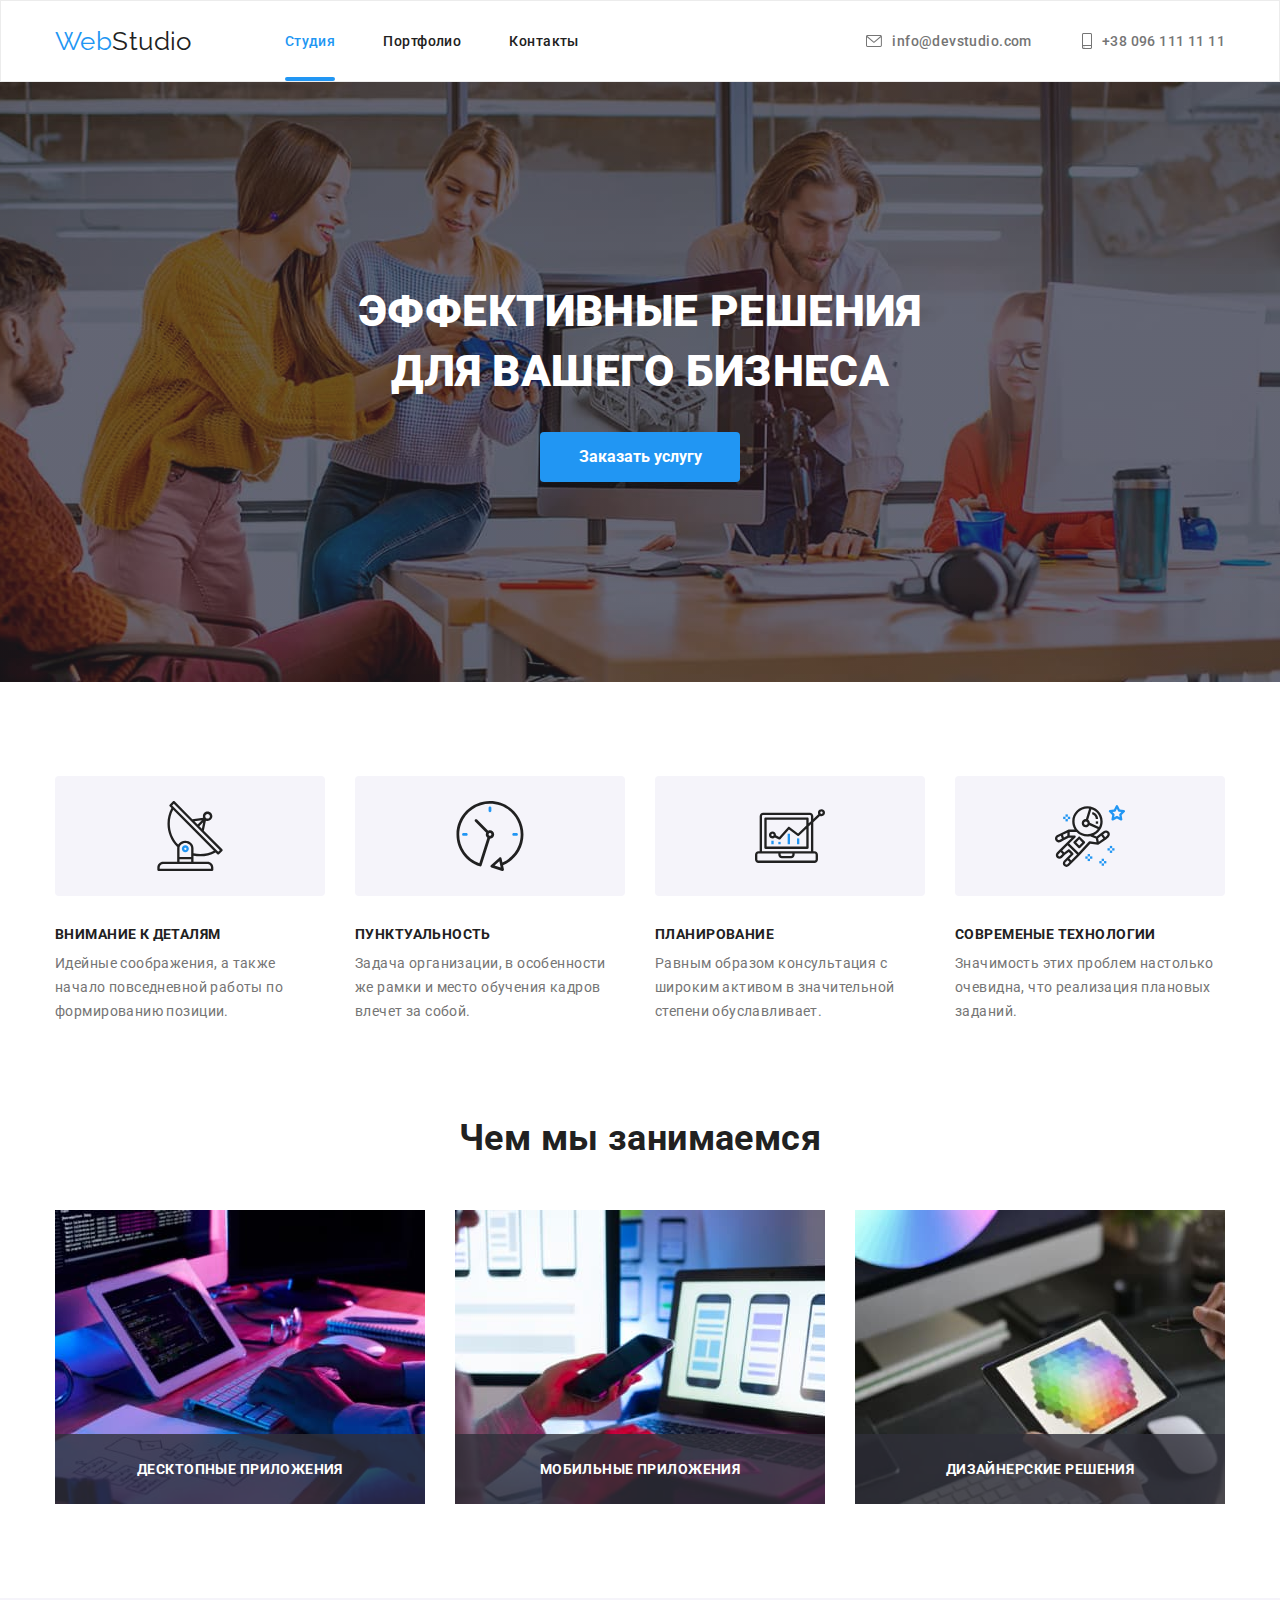
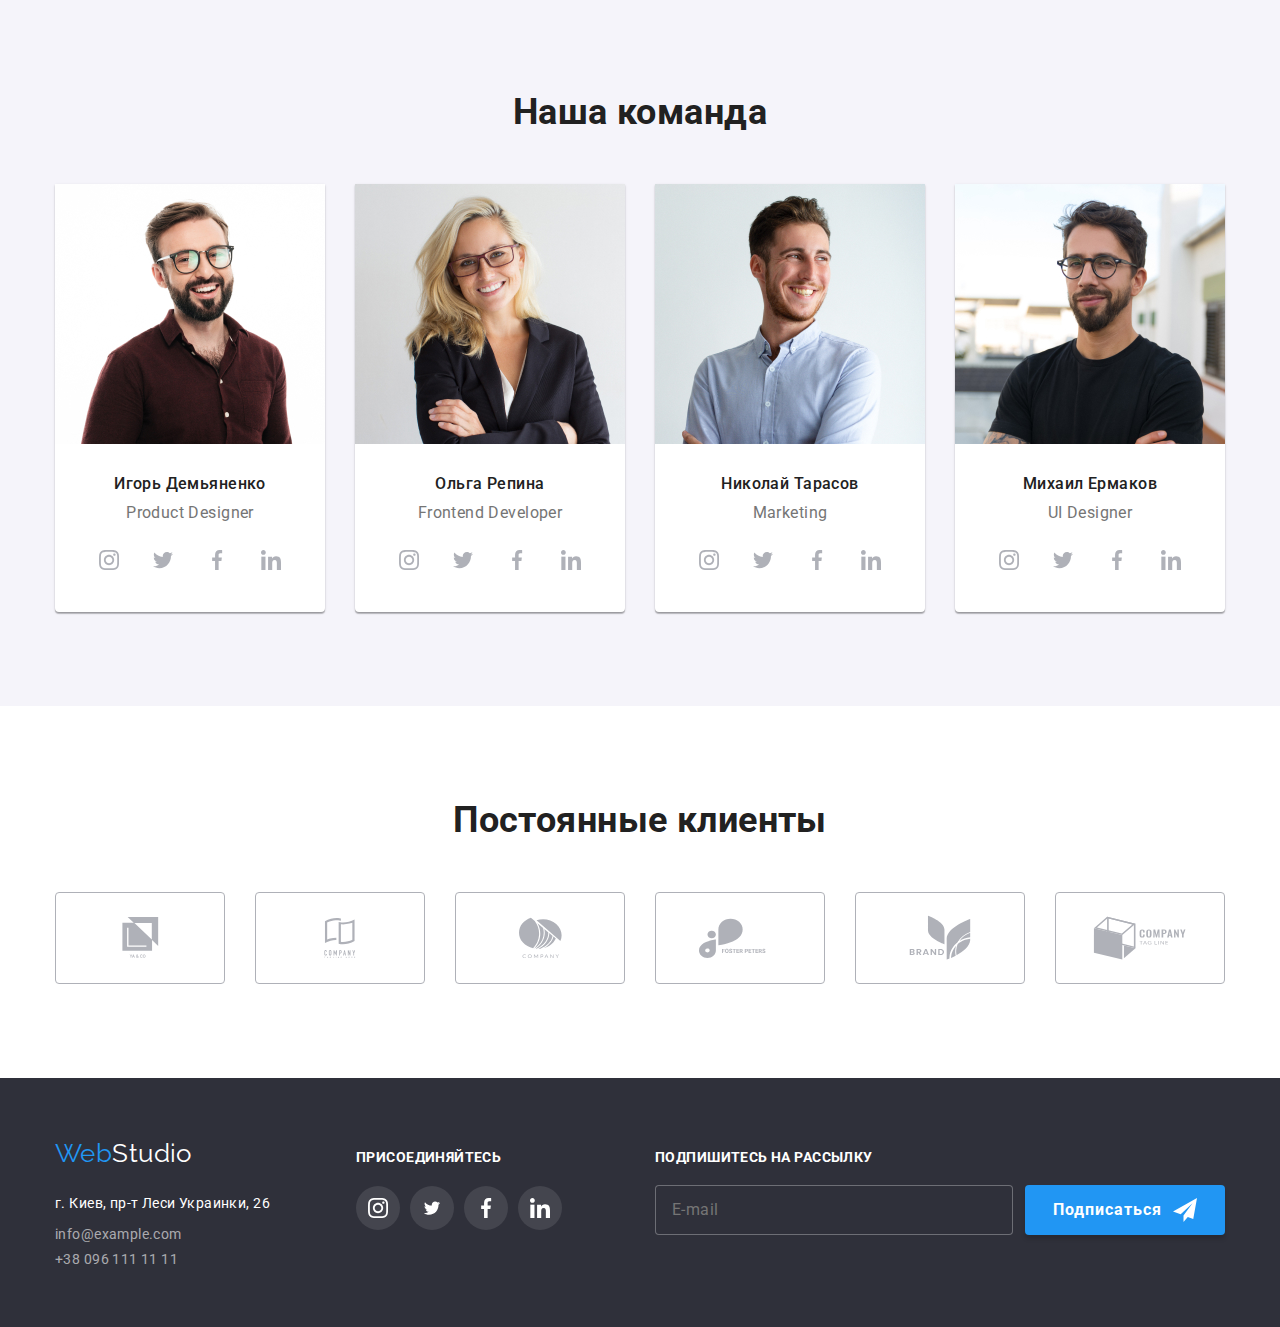
<file: index.html>
<!DOCTYPE html>
<html lang="ru">

<head>
    <meta charset="UTF-8">
    <meta http-equiv="X-UA-Compatible" content="IE=edge">
    <meta name="viewport" content="width=device-width, initial-scale=1.0">
    <title>Document</title>
    <link href="https://fonts.googleapis.com/css2?family=Raleway:wght@700&family=Roboto:wght@400;500;700;900&display=swap"
        rel="stylesheet">
    <link rel="stylesheet" href="https://cdnjs.cloudflare.com/ajax/libs/modern-normalize/1.1.0/modern-normalize.min.css">
    <link rel="stylesheet" href="./css/main.min.css">
</head>

<body>
    <header class="header">
        <div class="container header__container ">
            <nav class="main-nav">
                <a href="./index.html" class="main-nav__logo link"><span class="main-nav__logo--acent">Web</span>Studio</a>
            
                <ul class="site-nav list">
                    <li class="site-nav__item site-nav__item--position"><a href="./index.html" class="link site-nav__link site-nav__link--current">Студия</a></li>
                    <li class="site-nav__item"><a href="./portfolio.html" class="link site-nav__link">Портфолио</a></li>
                    <li class="site-nav__item"><a href="" class="link site-nav__link">Контакты</a></li>
                </ul>
            
            </nav>
            
            <ul class="contacts-nav list">
                <li class="contacts-nav__item">
                    <a href="mailto:info@devstudio.com" class="link contacts-nav__link">
                        <svg class="contacts-nav__icon" width="16" height="12">
                        <use href="./images/icons.svg#email"></use>
                    </svg>info@devstudio.com</a></li>
                <li class="contacts-nav__item">
                    <a href="tel:+380961111111" class="link contacts-nav__link">
                        <svg class="contacts-nav__icon" width="10" height="16">
                        <use href="./images/icons.svg#tel"></use>
                    </svg>+38 096 111 11 11</a></li>
            </ul>
        </div>
    </header>
    <main>
        <section class="section hero overlay">
            <div class="container">
                <h1 class="hero__title">ЭФФЕКТИВНЫЕ РЕШЕНИЯ ДЛЯ ВАШЕГО БИЗНЕСА</h1>
                <button type="button" class="button" data-modal-open>Заказать услугу</button>
            </div>
        </section>
        <section class="section benefits">
            <div class="container">
                <h2 class="visually-hidden">преимущества</h2>
                <ul class="benefits__list list">
                    <li class="benefits__item">
                        <div class="attention">
                            <svg class="attention__icon">
                                <use href="./images/icons.svg#attention"></use>
                            </svg>
                        </div>
                        <h3 class="benefits__title">ВНИМАНИЕ К ДЕТАЛЯМ</h3>
                        <p class="benefits__description">Идейные соображения, а также начало повседневной работы по формированию позиции.
                        </p>
                    </li>
                    <li class="benefits__item">
                        <div class="attention">
                            <svg class="attention__icon">
                                <use href="./images/icons.svg#punktuality"></use>
                            </svg>
                        </div>
                        <h3 class="benefits__title">ПУНКТУАЛЬНОСТЬ</h3>
                        <p class="benefits__description">Задача организации, в особенности же рамки и место обучения кадров влечет за
                            собой.</p>
                    </li>
                    <li class="benefits__item">
                        <div class="attention">
                            <svg class="attention__icon">
                                <use href="./images/icons.svg#planning"></use>
                            </svg>
                        </div>
                        <h3 class="benefits__title">ПЛАНИРОВАНИЕ</h3>
                        <p class="benefits__description">Равным образом консультация с широким активом в значительной степени
                            обуславливает.</p>
                    </li>
                    <li class="benefits__item">
                        <div class="attention">
                            <svg class="attention__icon">
                                <use href="./images/icons.svg#technology"></use>
                            </svg>
                        </div>
                        <h3 class="benefits__title">СОВРЕМЕНЫЕ ТЕХНОЛОГИИ</h3>
                        <p class="benefits__description">Значимость этих проблем настолько очевидна, что реализация плановых заданий.</p>
                    </li>
                </ul>
            </div>
        </section>
        <section class="section examples">
           <div class="container">
                <h2 class="section-title">Чем мы занимаемся</h2>
                <ul class="examples__list list">
                    <li class="examples__item--position"><img class="foto" src="./images/img1.jpg" width="370" alt="программируем"><div class="examples-description"><h3 class="examples__title">Десктопные приложения</h3></div></li>
                    <li class="examples__item--position"><img class="foto" src="./images/img2.jpg" width="370" alt="адаптируем для телефона"><div class="examples-description"><h3 class="examples__title">Мобильные приложения</h3></div></li>
                    <li class="examples__item--position"><img class="foto" src="./images/img3.jpg" width="370" alt="умняк мандячим"><div class="examples-description"><h3 class="examples__title">Дизайнерские решения</h3></div></li>
                </ul>
           </div>
        </section>
        <section class="section team">
            <div class="container">
                <h2 class="section-title">Наша команда</h2>
                <ul class="list team__list">
                    <li class="team__item"><img class="foto" src="./images/imgigor.jpg" width="270" alt="фотография Игорь Демьяненко">
                        <div class="team-info"><h3 class="team-info__name">Игорь Демьяненко</h3>
                        <p class="team-info__profession">Product Designer</p>
                        <ul class="list social-links">
                            <li><a href="" class="link social-links__link"><svg class="social-links_icon-network">
                                <use href="./images/icons.svg#instagram"></use>
                                </svg></a></li>
                            <li><a href="" class="link social-links__link"><svg class="social-links_icon-network">
                                <use href="./images/icons.svg#twitter"></use>
                            </svg></a></li>
                            <li><a href="" class="link social-links__link"><svg class="social-links_icon-network">
                                <use href="./images/icons.svg#facebook"></use>
                            </svg></a></li>
                            <li><a href="" class="link social-links__link"><svg class="social-links_icon-network">
                                <use href="./images/icons.svg#linkedin"></use>
                            </svg></a></li>
                        </ul>
                        </div>
                    </li>
                    <li class="team__item"><img class="foto" src="./images/imgolga.jpg" width="270" alt="фотография Ольга Репина">
                        <div class="team-info"><h3 class="team-info__name">Ольга Репина</h3>
                        <p class="team-info__profession">Frontend Developer</p>
                        <ul class="list social-links">
                            <li><a href="" class="link social-links__link"><svg class="social-links_icon-network">
                                        <use href="./images/icons.svg#instagram"></use>
                                    </svg></a></li>
                            <li><a href="" class="link social-links__link"><svg class="social-links_icon-network">
                                        <use href="./images/icons.svg#twitter"></use>
                                    </svg></a></li>
                            <li><a href="" class="link social-links__link"><svg class="social-links_icon-network">
                                        <use href="./images/icons.svg#facebook"></use>
                                    </svg></a></li>
                            <li><a href="" class="link social-links__link"><svg class="social-links_icon-network">
                                        <use href="./images/icons.svg#linkedin"></use>
                                    </svg></a></li>
                        </ul>
                        </div>
                    </li>
                    <li class="team__item"><img class="foto" src="./images/imgnikolay.jpg" width="270" alt="фотография Николай Тарасов">
                        <div class="team-info"><h3 class="team-info__name">Николай Тарасов</h3>
                        <p class="team-info__profession">Marketing</p>
                        <ul class="list social-links">
                            <li><a href="" class="link social-links__link"><svg class="social-links_icon-network">
                                        <use href="./images/icons.svg#instagram"></use>
                                    </svg></a></li>
                            <li><a href="" class="link social-links__link"><svg class="social-links_icon-network">
                                        <use href="./images/icons.svg#twitter"></use>
                                    </svg></a></li>
                            <li><a href="" class="link social-links__link"><svg class="social-links_icon-network">
                                        <use href="./images/icons.svg#facebook"></use>
                                    </svg></a></li>
                            <li><a href="" class="link social-links__link"><svg class="social-links_icon-network">
                                        <use href="./images/icons.svg#linkedin"></use>
                                    </svg></a></li>
                        </ul>
                        </div>
                    </li>
                    <li class="team__item"><img class="foto" src="./images/imgmihai.jpg" width="270" alt="фотография Михаил Ермаков">
                        <div class="team-info"><h3 class="team-info__name">Михаил Ермаков</h3>
                        <p class="team-info__profession">UI Designer</p>
                        <ul class="list social-links">
                            <li><a href="" class="link social-links__link"><svg class="social-links_icon-network">
                                        <use href="./images/icons.svg#instagram"></use>
                                    </svg></a></li>
                            <li><a href="" class="link social-links__link"><svg class="social-links_icon-network">
                                        <use href="./images/icons.svg#twitter"></use>
                                    </svg></a></li>
                            <li><a href="" class="link social-links__link"><svg class="social-links_icon-network">
                                        <use href="./images/icons.svg#facebook"></use>
                                    </svg></a></li>
                            <li><a href="" class="link social-links__link"><svg class="social-links_icon-network">
                                        <use href="./images/icons.svg#linkedin"></use>
                                    </svg></a></li>
                        </ul>
                        </div>
                    </li>
                </ul>
            </div>
        </section>
        <section class="section">
            <div class="container">
                <h2 class="section-title">Постоянные клиенты</h2>
                <ul class="list regular-clients">
                    <li><a href="" class="link regular-clients__link"><svg width="46.7" height="41" class="regular-clients__icon">
                        <use href="./images/icons.svg#client1"></use>   
                    </svg></a></li>
                    <li><a href="" class="link regular-clients__link"><svg  width="52" height="40" class="regular-clients__icon">
                        <use href="./images/icons.svg#client2"></use>
                    </svg></a></li>
                    <li><a href="" class="link regular-clients__link"><svg width="46.46" height="41.18" class="regular-clients__icon">
                        <use href="./images/icons.svg#client3"></use>
                    </svg></a></li>
                    <li><a href="" class="link regular-clients__link"><svg width="84.44" height="40.620" class="regular-clients__icon">
                        <use href="./images/icons.svg#client4"></use>
                    </svg></a></li>
                    <li><a href="" class="link regular-clients__link"><svg width="62.54" height="45.43" class="regular-clients__icon">
                        <use href="./images/icons.svg#client5"></use>
                    </svg></a></li>
                    <li><a href="" class="link regular-clients__link"><svg width="93.79" height="43.93" class="regular-clients__icon">
                        <use href="./images/icons.svg#client6"></use>
                    </svg></a></li>
                </ul>
            </div>
        </section>
    </main>
    <footer class="section footer-info">
        <div class="container footer">
            <div class="footer-addres">
                <a href="./index.html" class="footer-logo link"><span class="footer-logo--acent">Web</span>Studio</a>
                <address class="footer-contacts">
                <ul class="list">
                    <li class="footer-contacts__item"><a href="https://bit.ly/3pXMvUd" target="_blank" rel="noreferrer noopener"
                            class="footer-contacts__location-link link">г. Киев,
                            пр-т Леси Украинки, 26</a></li>
                    <li class="footer-contacts__item"><a href="mailto:info@example.com" class="footer-contacts__link link footer-contacts__link--condition">info@example.com</a></li>
                    <li class="footer-contacts__item"><a href="tel:+380961111111" class="footer-contacts__link link footer-contacts__link--condition">+38 096 111 11 11</a></li>
                </ul>
                </address>
            </div>
            <div class="join-us">
                <h2 class="join-us__title">присоединяйтесь</h2>
                <ul class="list footer-links">
                    <li><a href="" class="link footer-links__network">
                        <svg width="20" height="20" class="footer-links__icon-network"><use href="./images/icons.svg#instafooter"></use></svg>
                    </a></li>
                    <li><a href="" class="link footer-links__network">
                        <svg width="20" height="16.25" class="footer-links__icon-network"><use href="./images/icons.svg#twitfooter"></use></svg>
                    </a></li>
                    <li><a href="" class="link footer-links__network">
                        <svg width="20" height="20" class="footer-links__icon-network"><use href="./images/icons.svg#facebookfooter"></use></svg>
                    </a></li>
                    <li><a href="" class="link footer-links__network">
                        <svg width="20" height="20" class="footer-links__icon-network"><use href="./images/icons.svg#linkedinfooter"></use></svg>
                    </a></li>
                </ul>
            </div>
            <div class="email-input">
                <h2 class="email-input__title">Подпишитесь на рассылку</h2>
                <form class="footer-form">
                    <input type="email" name="mail" class="footer-form__input" required placeholder="E-mail">
                    <button type="submit" class="button-footer">Подписаться
                        <svg width="24px" height="24px" class="button-footer__icon">
                            <use href="./images/icons.svg#icon-send"></use>
                        </svg>
                    </button>
                </form>
            </div>
        </div>
    </footer>
    <div class="backdrop is-hidden" data-modal>
        <div class="modal"><button type="button" class="modal-button" data-modal-close><svg class="icon-modal-close" width="18px" height="18px">
            <use href="./images/icons.svg#close-black"></use></svg></button>
            
            <form class="form">
                <b class="form__text">Оставьте свои данные, мы вам перезвоним</b>
                
                <div class="form-group">
                    <label for="name" class="form-lable"><span class="input-text">Имя</span><input type="text" name="name" id="name" class="form-input" required><svg class="icon-person" width="18px" height="18px">
                        <use href="./images/icons.svg#person-black"></use></svg>
                    </label>
                    
                </div>
                
                <div class="form-group">
                    <label for="tel" class="form-lable"><span class="input-text">Телефон</span><input type="tel" name="tel" id="tel" class="form-input"><svg class="icon-person" width="18px" height="18px">
                        <use href="./images/icons.svg#phone-black"></use></svg>
                    </label>
                                     
                </div>
                
                <div class="form-group">
                    <label for="mail" class="form-lable"><span class="input-text">Почта</span><input type="email" name="mail" id="mail" class="form-input"><svg class="icon-person" width="18px" height="18px">
                        <use href="./images/icons.svg#email-black"></use></svg>
                    </label>
                </div>

                <div class="coment-group">
                    <label for="coment" class="form-lable"><span class="input-text">Комментарий</span><textarea name="coment" id="coment" class="coment-input" placeholder="Введите текст"></textarea>
                    </label>
                    
                </div>
                

                <div class="checkbox-field">
                    <label class="checkbox-lable"><input type="checkbox" class="checkbox" name="policy">
                    <svg class="icon-check" width="15px" height="15px">
                        <use href="./images/icons.svg#checkbox-empty"></use></svg>
                    <span>Соглашаюсь с рассылкой и принимаю <a href="" class="link">Условия договора</a></span> 
                    </label>
                </div>
                
                
                <button type="submit" class="button-form">Отправить</button>
            </form>
        </div>
    </div>
    <script src="./js/modal.js"></script>
</body>
</html>
</file>
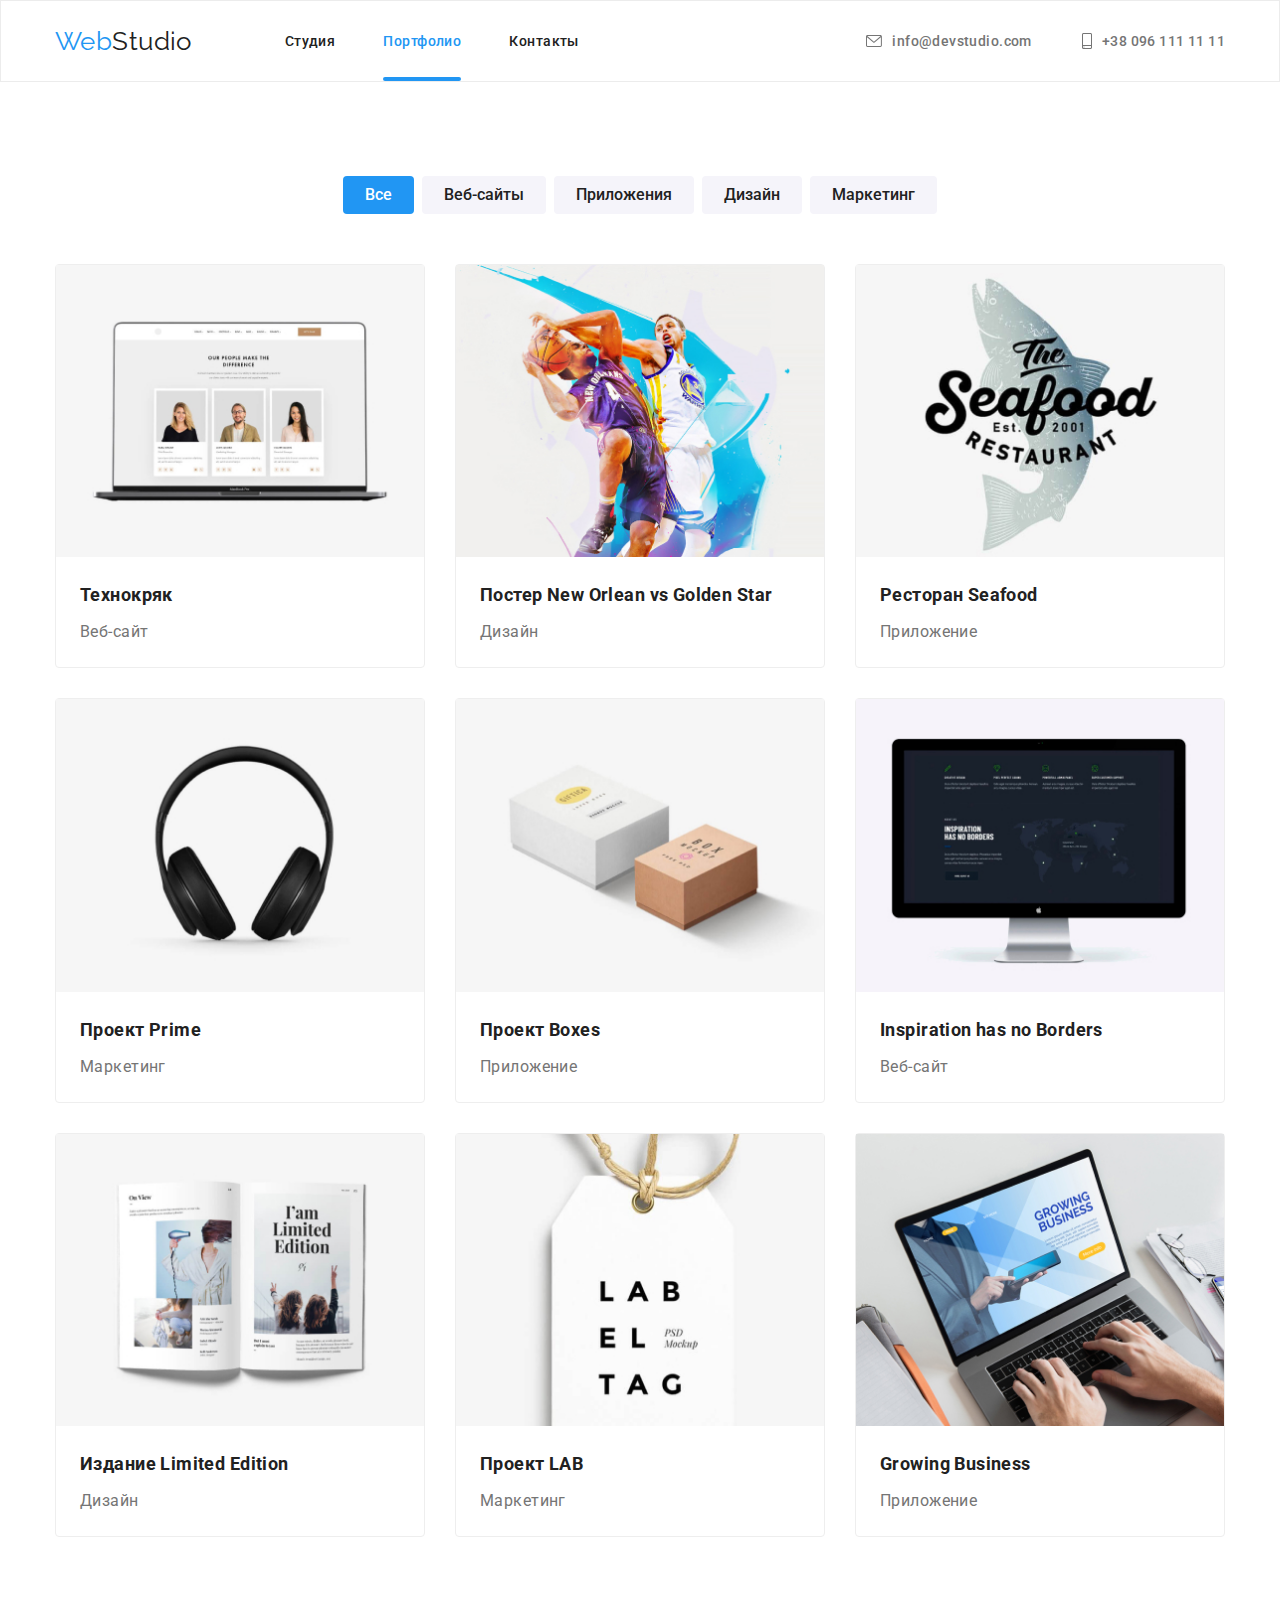
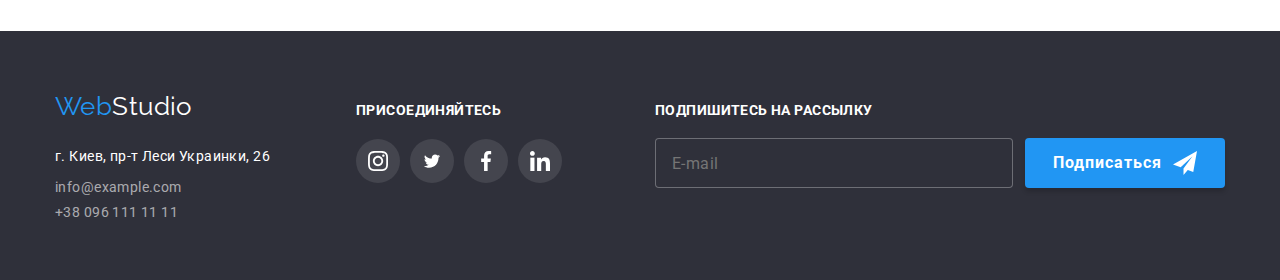
<file: portfolio.html>
<!DOCTYPE html>
<html lang="ru">
<head>
    <meta charset="UTF-8">
    <meta http-equiv="X-UA-Compatible" content="IE=edge">
    <meta name="viewport" content="width=device-width, initial-scale=1.0">
    <title>Document</title>
    <link href="https://fonts.googleapis.com/css2?family=Raleway:wght@700&family=Roboto:wght@400;500;700;900&display=swap"
        rel="stylesheet">
    <link rel="stylesheet" href="https://cdnjs.cloudflare.com/ajax/libs/modern-normalize/1.1.0/modern-normalize.min.css">
    <link rel="stylesheet" href="./css/main.min.css"> 
</head>
<body>
     <header class="header">
        <div class="container header__container">
            <nav class="main-nav">
                <a href="./index.html" class="main-nav__logo link"><span class="main-nav__logo--acent">Web</span>Studio</a>
            
                <ul class="site-nav list">
                    <li class="site-nav__item"><a href="./index.html" class="link site-nav__link">Студия</a></li>
                    <li class="site-nav__item site-nav__item--position"><a href="./portfolio.html" class="link site-nav__link site-nav__link--current">Портфолио</a></li>
                    <li class="site-nav__item"><a href="" class="link site-nav__link">Контакты</a></li>
                </ul>
            
            </nav>
            
            <ul class="contacts-nav list">
                <li class="contacts-nav__item">
                    <a href="mailto:info@devstudio.com" class="link contacts-nav__link">
                        <svg class="contacts-nav__icon" width="16" height="12">
                        <use href="./images/icons.svg#email"></use>
                    </svg>info@devstudio.com</a></li>
                <li class="contacts-nav__item">
                    <a href="tel:+380961111111" class="link contacts-nav__link">
                        <svg class="contacts-nav__icon" width="10" height="16">
                        <use href="./images/icons.svg#tel"></use>
                    </svg>+38 096 111 11 11</a></li>
            </ul>
        </div>
    </header>
    <main>
        <section class="section portfolio">
            <div class="container">
                <h1 class="visually-hidden">Портфолио</h1>
                <div class="portfolio-filter">
                    <ul class="btn-list list">
                        <li class="btn-list__item"><button type="button" class="btn active">Все</button></li>
                        <li class="btn-list__item"><button type="button" class="btn">Веб-сайты</button></li>
                        <li class="btn-list__item"><button type="button" class="btn">Приложения</button></li>
                        <li class="btn-list__item"><button type="button" class="btn">Дизайн</button></li>
                        <li class="btn-list__item"><button type="button" class="btn">Маркетинг</button></li>
                    </ul>
                </div>
                <ul class="portfolio_list list">
                    <li class="portfolio-item">
                        <a href="" class="link portfolio-link"><div class="position"><img class="foto" src="./images/imgportfolio1.jpg" alt="разработка Веб-сайта" width="370">
                            <div class="portfolio-description"><p>Ресурс предлагает комплексные предложения с разным уровнем функционала и сервисов. Все это позволит посетителю получить
                            исчерпывающие сведения о компании или частном лице.</p></div></div>
                            <div class="portfolio-info"><h2 class="portfolio-title">Технокряк</h2>
                            <p class="about">Веб-сайт</p></div>
                        </a>
                    </li>
                    
                    <li class="portfolio-item">
                        <a href="" class="link portfolio-link"><div class="position"><img class="foto" src="./images/imgportfolio2.jpg" alt="баскетболисты" width="370">
                            <div class="portfolio-description"><p>Ресурс предлагает комплексные предложения с разным уровнем функционала и сервисов. Все это позволит посетителю получить 
                            исчерпывающие сведения о компании или частном лице.</p></div></div>
                            <div class="portfolio-info"><h2 class="portfolio-title">Постер New Orlean vs Golden Star</h2>
                            <p class="about">Дизайн</p></div>
                        </a>
                
                    </li>
                    <li class="portfolio-item">
                        <a href="" class="link portfolio-link"><div class="position"><img class="foto" src="./images/imgportfolio3.jpg" alt="логотип ресторана" width="370">
                            <div class="portfolio-description"><p>Ресурс предлагает комплексные предложения с разным уровнем функционала и сервисов. Все это позволит посетителю получить
                            исчерпывающие сведения о компании или частном лице.</p></div></div>
                            <div class="portfolio-info"><h2 class="portfolio-title">Ресторан Seafood</h2>
                            <p class="about">Приложение</p></div>
                        </a>
                
                    </li>
                    <li class="portfolio-item">
                        <a href="" class="link portfolio-link"><div class="position"><img class="foto" src="./images/imgportfolio4.jpg" alt="наушники" width="370">
                            <div class="portfolio-description"><p>Ресурс предлагает комплексные предложения с разным уровнем функционала и сервисов. Все это позволит посетителю получить
                            исчерпывающие сведения о компании или частном лице.</p></div></div>
                            <div class="portfolio-info"><h2 class="portfolio-title">Проект Prime</h2>
                            <p class="about">Маркетинг</p></div>
                        </a>
                
                    </li>
                    <li class="portfolio-item">
                        <a href="" class="link portfolio-link"><div class="position"><img class="foto" src="./images/imgportfolio5.jpg" alt="две коробки" width="370">
                            <div class="portfolio-description"><p>Ресурс предлагает комплексные предложения с разным уровнем функционала и сервисов. Все это позволит посетителю получить
                            исчерпывающие сведения о компании или частном лице.</p></div></div>
                            <div class="portfolio-info"><h2 class="portfolio-title">Проект Boxes</h2>
                            <p class="about">Приложение</p></div>
                        </a>
                
                    </li>
                    <li class="portfolio-item">
                        <a href="" class="link portfolio-link"><div class="position"><img class="foto" src="./images/imgportfolio6.jpg" alt="открытый Веб-сайт" width="370">
                            <div class="portfolio-description"><p>Ресурс предлагает комплексные предложения с разным уровнем функционала и сервисов. Все это позволит посетителю получить
                            исчерпывающие сведения о компании или частном лице.</p></div></div>
                            <div class="portfolio-info"><h2 class="portfolio-title">Inspiration has no Borders</h2>
                            <p class="about">Веб-сайт</p></div>
                        </a>
                
                    </li>
                    <li class="portfolio-item">
                        <a href="" class="link portfolio-link"><div class="position"><img class="foto" src="./images/imgportfolio7.jpg" alt="открытая книга" width="370">
                            <div class="portfolio-description"><p>Ресурс предлагает комплексные предложения с разным уровнем функционала и сервисов. Все это позволит посетителю получить
                            исчерпывающие сведения о компании или частном лице.</p></div></div>
                            <div class="portfolio-info"><h2 class="portfolio-title">Издание Limited Edition</h2>
                            <p class="about">Дизайн</p></div>
                        </a>
                
                    </li>
                    <li class="portfolio-item">
                        <a href="" class="link portfolio-link"><div class="position"><img class="foto" src="./images/imgportfolio8.jpg" alt="бирка" width="370">
                            <div class="portfolio-description"><p>Ресурс предлагает комплексные предложения с разным уровнем функционала и сервисов. Все это позволит посетителю получить
                            исчерпывающие сведения о компании или частном лице.</p></div></div>
                            <div class="portfolio-info"><h2 class="portfolio-title">Проект LAB</h2>
                            <p class="about">Маркетинг</p></div>
                        </a>
                
                    </li>
                    <li class="portfolio-item">
                        <a href="" class="link portfolio-link"><div class="position"><img class="foto" src="./images/imgportfolio9.jpg" alt="работа за ноутбуком" width="370">
                            <div class="portfolio-description"><p>Ресурс предлагает комплексные предложения с разным уровнем функционала и сервисов. Все это позволит посетителю получить
                            исчерпывающие сведения о компании или частном лице.</p></div></div>
                            <div class="portfolio-info"><h2 class="portfolio-title">Growing Business</h2>
                            <p class="about">Приложение</p></div>
                        </a>
                
                    </li>
                
                </ul>
            </div>
        </section>
    </main>
    <footer class="section footer-info">
        <div class="container footer">
            <div class="footer-addres">
                <a href="./index.html" class="footer-logo link"><span class="footer-logo--acent">Web</span><span
                        class="footer-logo--footer-acent">Studio</span></a>
                <address class="footer-contacts">
                    <ul class="list">
                        <li class="footer-contacts__item"><a href="https://bit.ly/3pXMvUd" target="_blank"
                                rel="noreferrer noopener" class="footer-contacts__location-link link">г. Киев,
                                пр-т Леси Украинки, 26</a></li>
                        <li class="footer-contacts__item"><a href="mailto:info@example.com"
                                class="footer-contacts__link link footer-contacts__link--condition">info@example.com</a>
                        </li>
                        <li class="footer-contacts__item"><a href="tel:+380961111111"
                                class="footer-contacts__link link footer-contacts__link--condition">+38 096 111 11 11</a>
                        </li>
                    </ul>
                </address>
            </div>
            <div class="join-us">
                <h2 class="join-us__title">присоединяйтесь</h2>
                <ul class="list footer-links">
                    <li><a href="" class="link footer-links__network">
                            <svg width="20" height="20" class="footer-links__icon-network">
                                <use href="./images/icons.svg#instafooter"></use>
                            </svg>
                        </a></li>
                    <li><a href="" class="link footer-links__network">
                            <svg width="20" height="16.25" class="footer-links__icon-network">
                                <use href="./images/icons.svg#twitfooter"></use>
                            </svg>
                        </a></li>
                    <li><a href="" class="link footer-links__network">
                            <svg width="20" height="20" class="footer-links__icon-network">
                                <use href="./images/icons.svg#facebookfooter"></use>
                            </svg>
                        </a></li>
                    <li><a href="" class="link footer-links__network">
                            <svg width="20" height="20" class="footer-links__icon-network">
                                <use href="./images/icons.svg#linkedinfooter"></use>
                            </svg>
                        </a></li>
                </ul>
            </div>
            <div class="email-input">
                <h2 class="email-input__title">Подпишитесь на рассылку</h2>
                <form class="footer-form">
                    <input type="email" name="mail" class="footer-form__input" required placeholder="E-mail">
                    <button type="submit" class="button-footer">Подписаться
                        <svg width="24px" height="24px" class="button-footer__icon">
                            <use href="./images/icons.svg#icon-send"></use>
                        </svg>
                    </button>
                </form>
            </div>
        </div>
    </footer>
    
</body>
</html>
</file>
<file: css/main.min.css>
body{color:#212121;background-color:#fff;font-family:"Roboto",sans-serif;letter-spacing:.03em;font-size:14px}*,*::before,*::after{-webkit-box-sizing:border-box;box-sizing:border-box}h1,h2,h3,h4,h5,h6,p,ul{margin:0;margin:0;padding:0}input,textarea{outline:none}input:active,textarea:active{outline:none}textarea{resize:none}textarea{resize:vertical}textarea{resize:horizontal}.list{list-style:none}.link{text-decoration:none;color:#212121}.visually-hidden{position:absolute;width:1px;height:1px;margin:-1px;border:0;padding:0;white-space:nowrap;-webkit-clip-path:inset(100%);clip-path:inset(100%);clip:rect(0 0 0 0);overflow:hidden}.section{padding-top:94px;padding-bottom:94px}.container{margin-left:auto;margin-right:auto;padding-left:15px;padding-right:15px;width:1200px}.section-title{text-align:center;margin-bottom:50px;font-size:36px;line-height:1.166}.header{border:1px solid #ececec}.main-nav__logo{font-family:"Raleway";color:#212121;font-size:26px;line-height:1.192}.main-nav__logo--acent{color:#2196f3}.header__container{display:-webkit-box;display:-ms-flexbox;display:flex;-webkit-box-align:center;-ms-flex-align:center;align-items:center}.main-nav{display:-webkit-box;display:-ms-flexbox;display:flex;-webkit-box-align:center;-ms-flex-align:center;align-items:center}.position{position:relative;overflow:hidden}.site-nav{display:-webkit-box;display:-ms-flexbox;display:flex;-webkit-box-align:center;-ms-flex-align:center;align-items:center;-webkit-box-pack:justify;-ms-flex-pack:justify;justify-content:space-between;width:294px;margin-left:93px;font-weight:500;font-size:14px;line-height:1.143}.site-nav__item--position{position:relative;overflow:hidden}.site-nav__link{display:block;-webkit-transition:color 250ms cubic-bezier(0.4, 0, 0.2, 1);transition:color 250ms cubic-bezier(0.4, 0, 0.2, 1);padding-top:32px;padding-bottom:32px}.site-nav__link--current{color:#2196f3}.site-nav__link:hover,.site-nav__link:focus{color:#2196f3}.site-nav__link--current::after{display:block;content:"";position:absolute;width:100%;height:4px;left:0;bottom:0;background:#2196f3;border-radius:2px}.contacts-nav{margin-left:auto;display:-webkit-box;display:-ms-flexbox;display:flex;-webkit-box-align:center;-ms-flex-align:center;align-items:center}.contacts-nav__item:not(:last-child){margin-right:50px}.contacts-nav__link{display:-webkit-inline-box;display:-ms-inline-flexbox;display:inline-flex;-webkit-box-align:center;-ms-flex-align:center;align-items:center;padding-top:32px;padding-bottom:32px;font-weight:500;font-size:14px;line-height:1.143;color:#757575;-webkit-transition:color 250ms cubic-bezier(0.4, 0, 0.2, 1);transition:color 250ms cubic-bezier(0.4, 0, 0.2, 1)}.contacts-nav__link:hover,.contacts-nav__link:focus{color:#2196f3}.contacts-nav__icon{fill:currentColor;margin-right:10px}.hero{padding-top:200px;padding-bottom:200px;text-align:center;background:#c4c4c4}.hero__title{width:650px;margin-left:auto;margin-right:auto;margin-bottom:30px;color:#fff;font-weight:900;font-size:44px;line-height:1.363}.overlay{max-width:1600px;height:600px;margin-left:auto;margin-right:auto;background-repeat:no-repeat;background-size:cover;background-position:center;background-image:-webkit-gradient(linear, left top, right top, from(rgba(47, 48, 58, 0.4)), to(rgba(47, 48, 58, 0.4))),url(../images/Imghero\ \(1\).jpg);background-image:linear-gradient(to right, rgba(47, 48, 58, 0.4), rgba(47, 48, 58, 0.4)),url(../images/Imghero\ \(1\).jpg)}.button{cursor:pointer;background-color:#2196f3;color:#fff;font-weight:700;font-size:16px;line-height:1.875;font-family:"Roboto";border-radius:4px;padding:10px 32px 10px 32px;min-width:200px;border:none;-webkit-transition:background-color 250ms cubic-bezier(0.4, 0, 0.2, 1);transition:background-color 250ms cubic-bezier(0.4, 0, 0.2, 1)}.button:focus{background-color:#188ce8}.benefits__list{display:-webkit-box;display:-ms-flexbox;display:flex}.benefits__item{width:270px}.benefits__item:not(:last-child){margin-right:30px}.benefits__title{margin-bottom:10px;font-size:14px;line-height:1.143}.benefits__description{color:#757575;line-height:1.714}.attention{display:-webkit-box;display:-ms-flexbox;display:flex;-webkit-box-align:center;-ms-flex-align:center;align-items:center;-webkit-box-pack:center;-ms-flex-pack:center;justify-content:center;height:120px;background-color:#f5f4fa;border-radius:4px;margin-bottom:30px}.attention__icon{width:70px;height:70px}.examples{padding-top:0}.examples__list{display:-webkit-box;display:-ms-flexbox;display:flex;-webkit-box-pack:justify;-ms-flex-pack:justify;justify-content:space-between}.foto{display:block;max-width:100%}.examples-description{display:-webkit-box;display:-ms-flexbox;display:flex;position:absolute;-webkit-box-align:center;-ms-flex-align:center;align-items:center;-webkit-box-pack:center;-ms-flex-pack:center;justify-content:center;bottom:0;left:0;width:100%;height:70px;background:rgba(47,48,58,.8)}.examples__title{font-weight:700;font-size:14px;line-height:1.142em;letter-spacing:.03em;text-transform:uppercase;color:#fff}.examples__item--position{position:relative;overflow:hidden}.team{background-color:#f5f4fa}.team__item{background:#fff;-webkit-box-shadow:0px 1px 3px rgba(0,0,0,.12),0px 1px 1px rgba(0,0,0,.14),0px 2px 1px rgba(0,0,0,.2);box-shadow:0px 1px 3px rgba(0,0,0,.12),0px 1px 1px rgba(0,0,0,.14),0px 2px 1px rgba(0,0,0,.2);border-radius:0px 0px 4px 4px;text-align:center}.team__list{display:-webkit-box;display:-ms-flexbox;display:flex;-webkit-box-pack:justify;-ms-flex-pack:justify;justify-content:space-between}.team-info{padding-top:30px;padding-bottom:30px}.team-info__name{margin-bottom:10px;font-weight:500;font-size:16px;line-height:1.187}.team-info__profession{margin-top:0px;margin-bottom:16px;color:#757575;font-size:16px;line-height:1.187}.social-links{display:-webkit-box;display:-ms-flexbox;display:flex;-webkit-box-pack:center;-ms-flex-pack:center;justify-content:center;-webkit-box-align:center;-ms-flex-align:center;align-items:center;height:44px;color:#afb1b8}.social-links li:not(:last-child){margin-right:10px}.social-links__link{display:-webkit-box;display:-ms-flexbox;display:flex;-webkit-box-align:center;-ms-flex-align:center;align-items:center;-webkit-box-pack:center;-ms-flex-pack:center;justify-content:center;-webkit-transition:background-color 250ms cubic-bezier(0.4, 0, 0.2, 1),color 250ms cubic-bezier(0.4, 0, 0.2, 1);transition:background-color 250ms cubic-bezier(0.4, 0, 0.2, 1),color 250ms cubic-bezier(0.4, 0, 0.2, 1);color:#afb1b8;width:44px;height:44px;background-color:#fff;border-radius:50%}.social-links__link:hover,.social-links__link:focus{background-color:#2196f3;color:#fff}.social-links_icon-network{width:20px;height:20px;fill:currentColor}.regular-clients{display:-webkit-box;display:-ms-flexbox;display:flex;-webkit-box-align:center;-ms-flex-align:center;align-items:center;-webkit-box-pack:justify;-ms-flex-pack:justify;justify-content:space-between}.regular-clients__link{display:-webkit-box;display:-ms-flexbox;display:flex;-webkit-box-align:center;-ms-flex-align:center;align-items:center;-webkit-box-pack:center;-ms-flex-pack:center;justify-content:center;-webkit-transition:color 250ms cubic-bezier(0.4, 0, 0.2, 1),border 250ms cubic-bezier(0.4, 0, 0.2, 1);transition:color 250ms cubic-bezier(0.4, 0, 0.2, 1),border 250ms cubic-bezier(0.4, 0, 0.2, 1);width:170px;height:92px;border:1px solid #afb1b8;border-radius:4px;color:#afb1b8}.regular-clients__link:hover,.regular-clients__link:focus{color:#2196f3;border:1px solid #2196f3}.regular-clients__icon{fill:currentColor}.footer-info{padding-top:60px;padding-bottom:60px;background-color:#2f303a}.footer{display:-webkit-box;display:-ms-flexbox;display:flex;-webkit-box-align:baseline;-ms-flex-align:baseline;align-items:baseline}.footer-addres{width:231px;margin-right:70px}.footer-logo{display:block;margin-bottom:20px;font-family:"Raleway";color:#fff;font-size:26px;line-height:1.192}.footer-logo--acent{color:#2196f3}.footer-contacts{font-style:normal}.footer-contacts__item:not(:last-child){margin-bottom:9px}.footer-contacts__link{color:rgba(255,255,255,.6);font-weight:400;font-size:14px;line-height:2px;font-family:"Roboto"}.footer-contacts__location-link{color:#fff;font-weight:400;font-size:14px;line-height:2;font-family:"Roboto"}.footer-contacts__link--condition{-webkit-transition:color 250ms cubic-bezier(0.4, 0, 0.2, 1);transition:color 250ms cubic-bezier(0.4, 0, 0.2, 1)}.footer-contacts__link--condition:hover,.footer-contacts__link--condition:focus{color:#2196f3}.join-us{margin-right:93px;width:206px;height:80px}.join-us__title{font-weight:700;font-size:14px;line-height:1.14em;margin-bottom:20px;text-transform:uppercase;color:#fff}.footer-links{display:-webkit-box;display:-ms-flexbox;display:flex;-webkit-box-pack:justify;-ms-flex-pack:justify;justify-content:space-between}.footer-links__network{display:-webkit-box;display:-ms-flexbox;display:flex;-webkit-box-pack:center;-ms-flex-pack:center;justify-content:center;-webkit-box-align:center;-ms-flex-align:center;align-items:center;width:44px;height:44px;border-radius:50px;background-color:rgba(255,255,255,.1);color:#fff;-webkit-transition:background-color 250ms cubic-bezier(0.4, 0, 0.2, 1);transition:background-color 250ms cubic-bezier(0.4, 0, 0.2, 1)}.footer-links__network:hover,.footer-links__network:focus{background-color:#2196f3}.footer-links__icon-network{fill:currentColor}.email-input{width:570px;height:86px}.email-input__title{margin-bottom:20px;font-weight:700;font-size:14px;color:#fff;line-height:1.143em;letter-spacing:.03em;text-transform:uppercase}.footer-form{display:-webkit-box;display:-ms-flexbox;display:flex;-webkit-box-pack:justify;-ms-flex-pack:justify;justify-content:space-between}.footer-form__input{padding:15px 0 15px 16px;width:358px;height:50px;border:1px solid rgba(255,255,255,.3);border-radius:4px;background:#2f303a;font-weight:400;font-size:16px;line-height:1.25em;letter-spacing:.03em;color:rgba(255,255,255,.6)}.footer-form__input:focus{color:#fff}.button-footer{display:-webkit-box;display:-ms-flexbox;display:flex;-webkit-box-align:center;-ms-flex-align:center;align-items:center;-webkit-box-pack:justify;-ms-flex-pack:justify;justify-content:space-between;width:200px;height:50px;padding:10px 28px 10px 28px;color:#fff;background:#2196f3;-webkit-box-shadow:0px 4px 4px rgba(0,0,0,.15);box-shadow:0px 4px 4px rgba(0,0,0,.15);border-radius:4px;border:none;font-weight:700;font-size:16px;line-height:1.875em;letter-spacing:.06em;cursor:pointer;-webkit-transition:background-color 250ms cubic-bezier(0.4, 0, 0.2, 1);transition:background-color 250ms cubic-bezier(0.4, 0, 0.2, 1)}.button-footer:focus{background-color:#188ce8}.button-footer__icon{fill:#fff}.backdrop{position:fixed;opacity:1;-webkit-transition:opacity 250ms cubic-bezier(0.4, 0, 0.2, 1);transition:opacity 250ms cubic-bezier(0.4, 0, 0.2, 1);top:0;left:0;width:100%;height:100%;background:rgba(0,0,0,.2)}.backdrop.is-hidden{opacity:0;pointer-events:none;visibility:hidden}.backdrop.is-hidden .modal{-webkit-transform:translate(-50%, -50%) scale(2);transform:translate(-50%, -50%) scale(2)}.modal{position:absolute;top:50%;left:50%;-webkit-transform:translate(-50%, -50%) scale(1);transform:translate(-50%, -50%) scale(1);-webkit-transition:-webkit-transform 250ms cubic-bezier(0.4, 0, 0.2, 1);transition:-webkit-transform 250ms cubic-bezier(0.4, 0, 0.2, 1);transition:transform 250ms cubic-bezier(0.4, 0, 0.2, 1);transition:transform 250ms cubic-bezier(0.4, 0, 0.2, 1), -webkit-transform 250ms cubic-bezier(0.4, 0, 0.2, 1);padding:40px;width:528px;height:581px;background-color:#fff;-webkit-box-shadow:0px 1px 3px rgba(0,0,0,.12),0px 1px 1px rgba(0,0,0,.14),0px 2px 1px rgba(0,0,0,.2);box-shadow:0px 1px 3px rgba(0,0,0,.12),0px 1px 1px rgba(0,0,0,.14),0px 2px 1px rgba(0,0,0,.2);border-radius:4px}.modal-button{display:-webkit-box;display:-ms-flexbox;display:flex;-webkit-box-align:center;-ms-flex-align:center;align-items:center;-webkit-box-pack:center;-ms-flex-pack:center;justify-content:center;position:absolute;top:8px;right:8px;width:30px;height:30px;border-radius:50%;cursor:pointer;background:#fff;border:1px solid rgba(0,0,0,.1)}.icon-modal-close{-webkit-transition:fill 250ms cubic-bezier(0.4, 0, 0.2, 1);transition:fill 250ms cubic-bezier(0.4, 0, 0.2, 1)}.modal-button:focus>.icon-modal-close{fill:#2196f3}.modal-button:hover>.icon-modal-close{fill:#2196f3}.form__text{display:block;margin-bottom:12px;text-align:center;font-weight:700;font-size:20px}textarea{resize:none}.form-group{position:relative;display:block;width:100%;height:58px;margin-bottom:10px}.coment-group{position:relative;display:block;width:100%;height:138px;margin-bottom:20px}.form-group:not(:last-child){margin-bottom:10px}.form-lable{position:absolute;bottom:0;display:block;width:100%}.icon-person{position:absolute;top:50%;left:12px;-webkit-transform:translateY(-50%);transform:translateY(-50%);-webkit-transition:fill 250ms cubic-bezier(0.4, 0, 0.2, 1);transition:fill 250ms cubic-bezier(0.4, 0, 0.2, 1)}.input-text{position:absolute;display:block;top:-18px;left:0;font-weight:400;font-size:12px;line-height:1.166;letter-spacing:.01em;color:#757575}.form-input{height:40px;width:100%;padding-left:42px;border:1px solid rgba(33,33,33,.2);border-radius:4px;-webkit-transition:border-color 250ms cubic-bezier(0.4, 0, 0.2, 1);transition:border-color 250ms cubic-bezier(0.4, 0, 0.2, 1);cursor:pointer}.form-input:focus{border-color:#2196f3}.form-input:focus+.icon-person{fill:#2196f3}.coment-input{display:block;padding:12px 16px;height:120px;width:100%;border:1px solid rgba(33,33,33,.2);border-radius:4px;-webkit-transition:border-color 250ms cubic-bezier(0.4, 0, 0.2, 1);transition:border-color 250ms cubic-bezier(0.4, 0, 0.2, 1);cursor:pointer}.coment-input:focus{border-color:#2196f3}.checkbox{-webkit-appearance:none;-moz-appearance:none;appearance:none}.checkbox-field{margin-bottom:30px;display:block;-webkit-box-pack:center;-ms-flex-pack:center;justify-content:center;-webkit-box-align:center;-ms-flex-align:center;align-items:center;height:24px}.checkbox-input{margin-right:8px}.checkbox-lable{display:-webkit-box;display:-ms-flexbox;display:flex;-webkit-box-align:center;-ms-flex-align:center;align-items:center;-webkit-box-pack:center;-ms-flex-pack:center;justify-content:center;font-weight:400;font-size:14px;line-height:1.71em;letter-spacing:.03em;color:#757575}.checkbox-lable a{text-decoration:underline;color:#2196f3}.icon-check{-webkit-transition:fill 250ms cubic-bezier(0.4, 0, 0.2, 1),background-color 250ms cubic-bezier(0.4, 0, 0.2, 1),background-image 250ms cubic-bezier(0.4, 0, 0.2, 1),background-origin 250ms cubic-bezier(0.4, 0, 0.2, 1);transition:fill 250ms cubic-bezier(0.4, 0, 0.2, 1),background-color 250ms cubic-bezier(0.4, 0, 0.2, 1),background-image 250ms cubic-bezier(0.4, 0, 0.2, 1),background-origin 250ms cubic-bezier(0.4, 0, 0.2, 1);margin-right:8px}.checkbox:checked+.icon-check{fill:#2196f3;background-color:#2196f3;background-image:url(../images/icon-check.svg);background-origin:border-box}.button-form{display:block;margin:auto;width:200px;height:50px;padding:10px 55px;background:#2196f3;-webkit-box-shadow:0px 4px 4px rgba(0,0,0,.15);box-shadow:0px 4px 4px rgba(0,0,0,.15);border-radius:4px;border:none;color:#fff;cursor:pointer;font-weight:700;font-size:16px;line-height:1.875em;letter-spacing:.06em;-webkit-transition:background 250ms cubic-bezier(0.4, 0, 0.2, 1);transition:background 250ms cubic-bezier(0.4, 0, 0.2, 1)}.button-form:focus{background:#188ce8}.portfolio{background-color:#fff}.portfolio-filter{margin-bottom:50px}.btn-list{display:-webkit-box;display:-ms-flexbox;display:flex;-webkit-box-pack:center;-ms-flex-pack:center;justify-content:center}.btn-list__item:not(:last-child){margin-right:8px}.btn{font-family:"Roboto";background-color:#f5f4fa;color:#212121;font-weight:500;font-size:16px;line-height:1.625;border-radius:4px;padding:6px 22px 6px 22px;border:none;cursor:pointer;-webkit-transition:background-color 250ms cubic-bezier(0.4, 0, 0.2, 1),color 250ms cubic-bezier(0.4, 0, 0.2, 1),-webkit-box-shadow 250ms cubic-bezier(0.4, 0, 0.2, 1);transition:background-color 250ms cubic-bezier(0.4, 0, 0.2, 1),color 250ms cubic-bezier(0.4, 0, 0.2, 1),-webkit-box-shadow 250ms cubic-bezier(0.4, 0, 0.2, 1);transition:background-color 250ms cubic-bezier(0.4, 0, 0.2, 1),color 250ms cubic-bezier(0.4, 0, 0.2, 1),box-shadow 250ms cubic-bezier(0.4, 0, 0.2, 1);transition:background-color 250ms cubic-bezier(0.4, 0, 0.2, 1),color 250ms cubic-bezier(0.4, 0, 0.2, 1),box-shadow 250ms cubic-bezier(0.4, 0, 0.2, 1),-webkit-box-shadow 250ms cubic-bezier(0.4, 0, 0.2, 1)}.btn:hover,.btn:focus{background-color:#2196f3;color:#fff;-webkit-box-shadow:0px 3px 1px rgba(0,0,0,.1),0px 1px 2px rgba(0,0,0,.08),0px 2px 2px rgba(0,0,0,.12);box-shadow:0px 3px 1px rgba(0,0,0,.1),0px 1px 2px rgba(0,0,0,.08),0px 2px 2px rgba(0,0,0,.12)}.btn.active{background-color:#2196f3;color:#fff}.portfolio-item{width:calc((100% - 60px)/3);margin-right:30px;margin-bottom:30px;background:#fff;border:1px solid #eee;border-radius:4px}.portfolio-item:nth-child(3n){margin-right:0}.portfolio-item:nth-last-child(-n+3){margin-bottom:0}.portfolio_list{display:-webkit-box;display:-ms-flexbox;display:flex;-ms-flex-wrap:wrap;flex-wrap:wrap;-webkit-box-pack:center;-ms-flex-pack:center;justify-content:center}.portfolio-title{margin-bottom:4px;font-size:18px;line-height:2}.portfolio .about{color:#757575;font-size:16px;line-height:1.875}.portfolio-info{padding-top:20px;padding-bottom:20px;padding-left:24px;padding-right:24px}.section-title{text-align:center}.portfolio-link{display:block;-webkit-transition:-webkit-box-shadow 250ms cubic-bezier(0.4, 0, 0.2, 1);transition:-webkit-box-shadow 250ms cubic-bezier(0.4, 0, 0.2, 1);transition:box-shadow 250ms cubic-bezier(0.4, 0, 0.2, 1);transition:box-shadow 250ms cubic-bezier(0.4, 0, 0.2, 1), -webkit-box-shadow 250ms cubic-bezier(0.4, 0, 0.2, 1)}.portfolio-link:hover,.portfolio-link:focus{-webkit-box-shadow:0px 1px 1px rgba(0,0,0,.12),0px 4px 4px rgba(0,0,0,.06),1px 4px 6px rgba(0,0,0,.16);box-shadow:0px 1px 1px rgba(0,0,0,.12),0px 4px 4px rgba(0,0,0,.06),1px 4px 6px rgba(0,0,0,.16)}.portfolio-description{position:absolute;-webkit-transform:translateY(100%);transform:translateY(100%);-webkit-transition:-webkit-transform 250ms cubic-bezier(0.4, 0, 0.2, 1);transition:-webkit-transform 250ms cubic-bezier(0.4, 0, 0.2, 1);transition:transform 250ms cubic-bezier(0.4, 0, 0.2, 1);transition:transform 250ms cubic-bezier(0.4, 0, 0.2, 1), -webkit-transform 250ms cubic-bezier(0.4, 0, 0.2, 1);opacity:0;top:0;left:0;width:100%;height:100%;padding:63px 24px;background-color:rgba(33,150,243,.9);font-weight:400;font-size:18px;line-height:1.555em;letter-spacing:.03em;color:#fff}.portfolio-link:hover .portfolio-description,.portfolio-link:focus .portfolio-description{opacity:1;-webkit-transform:translateY(0);transform:translateY(0)}/*# sourceMappingURL=main.min.css.map */
</file>
